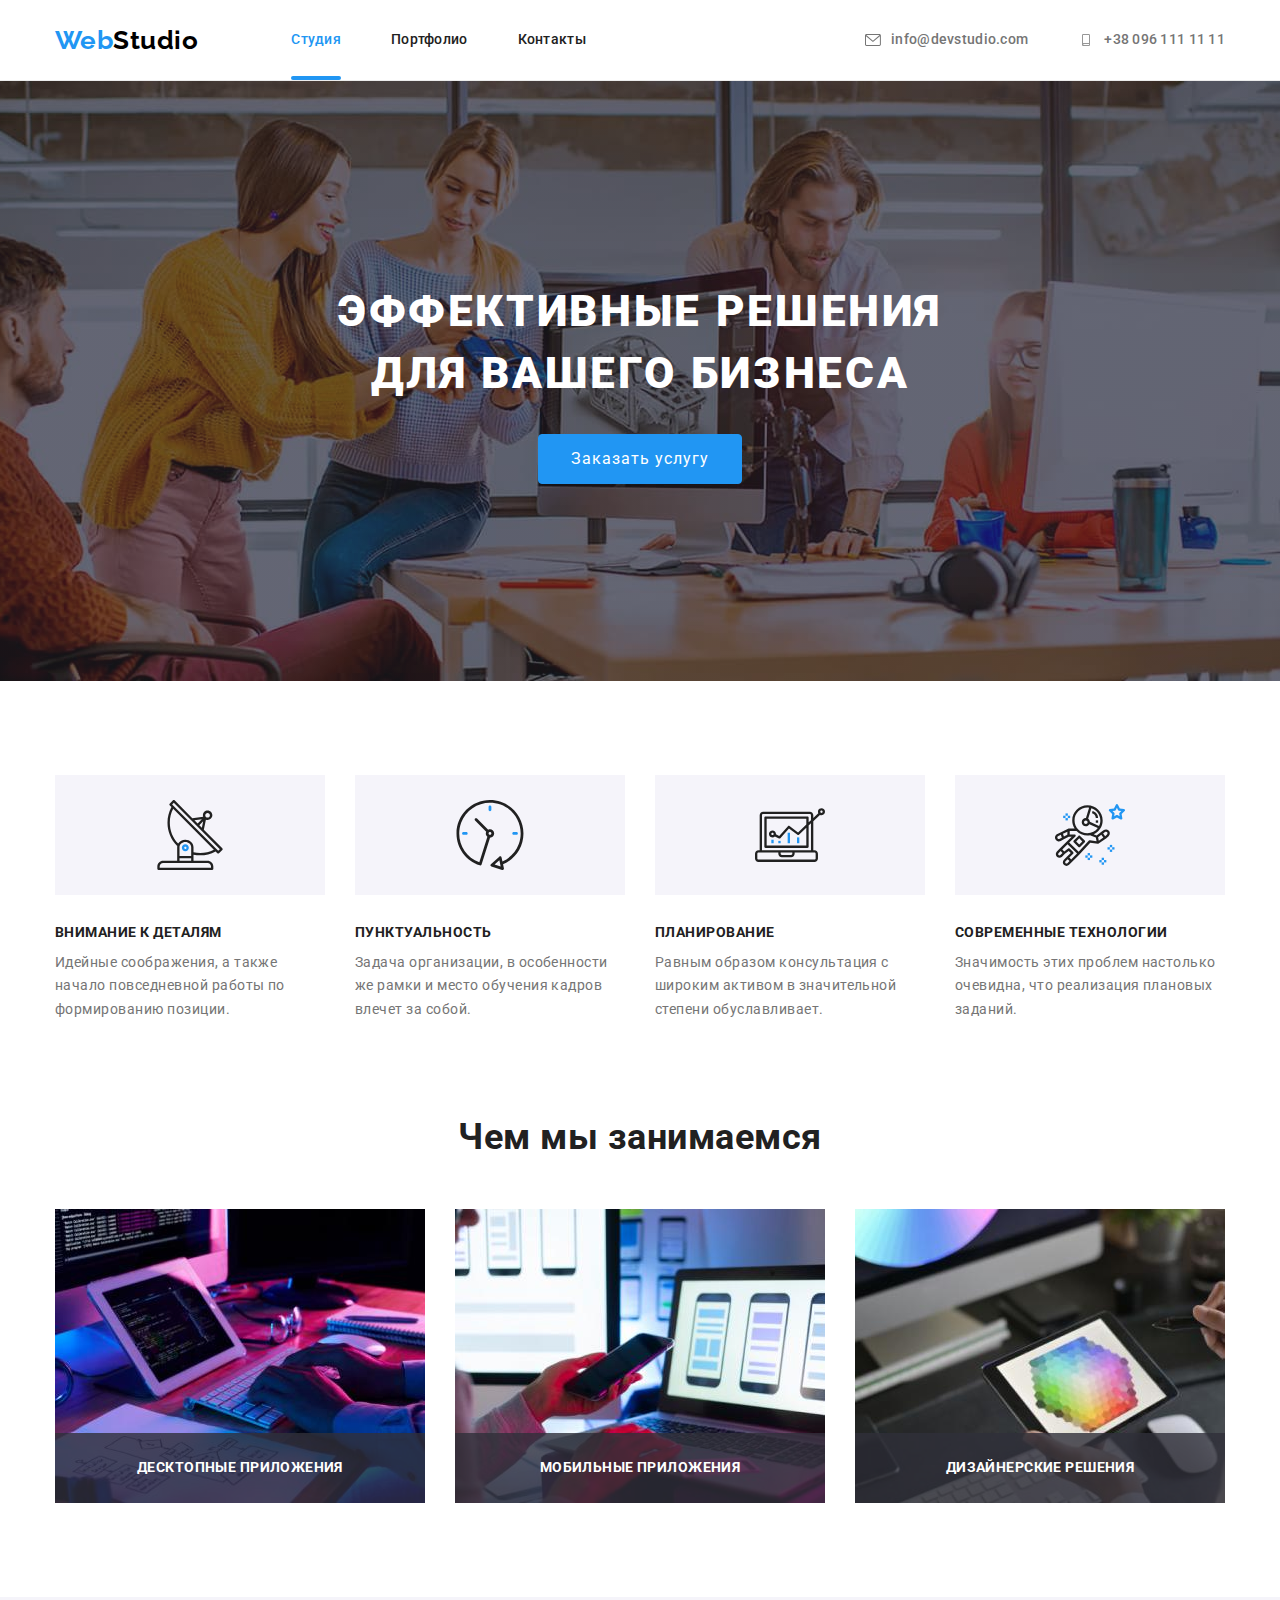
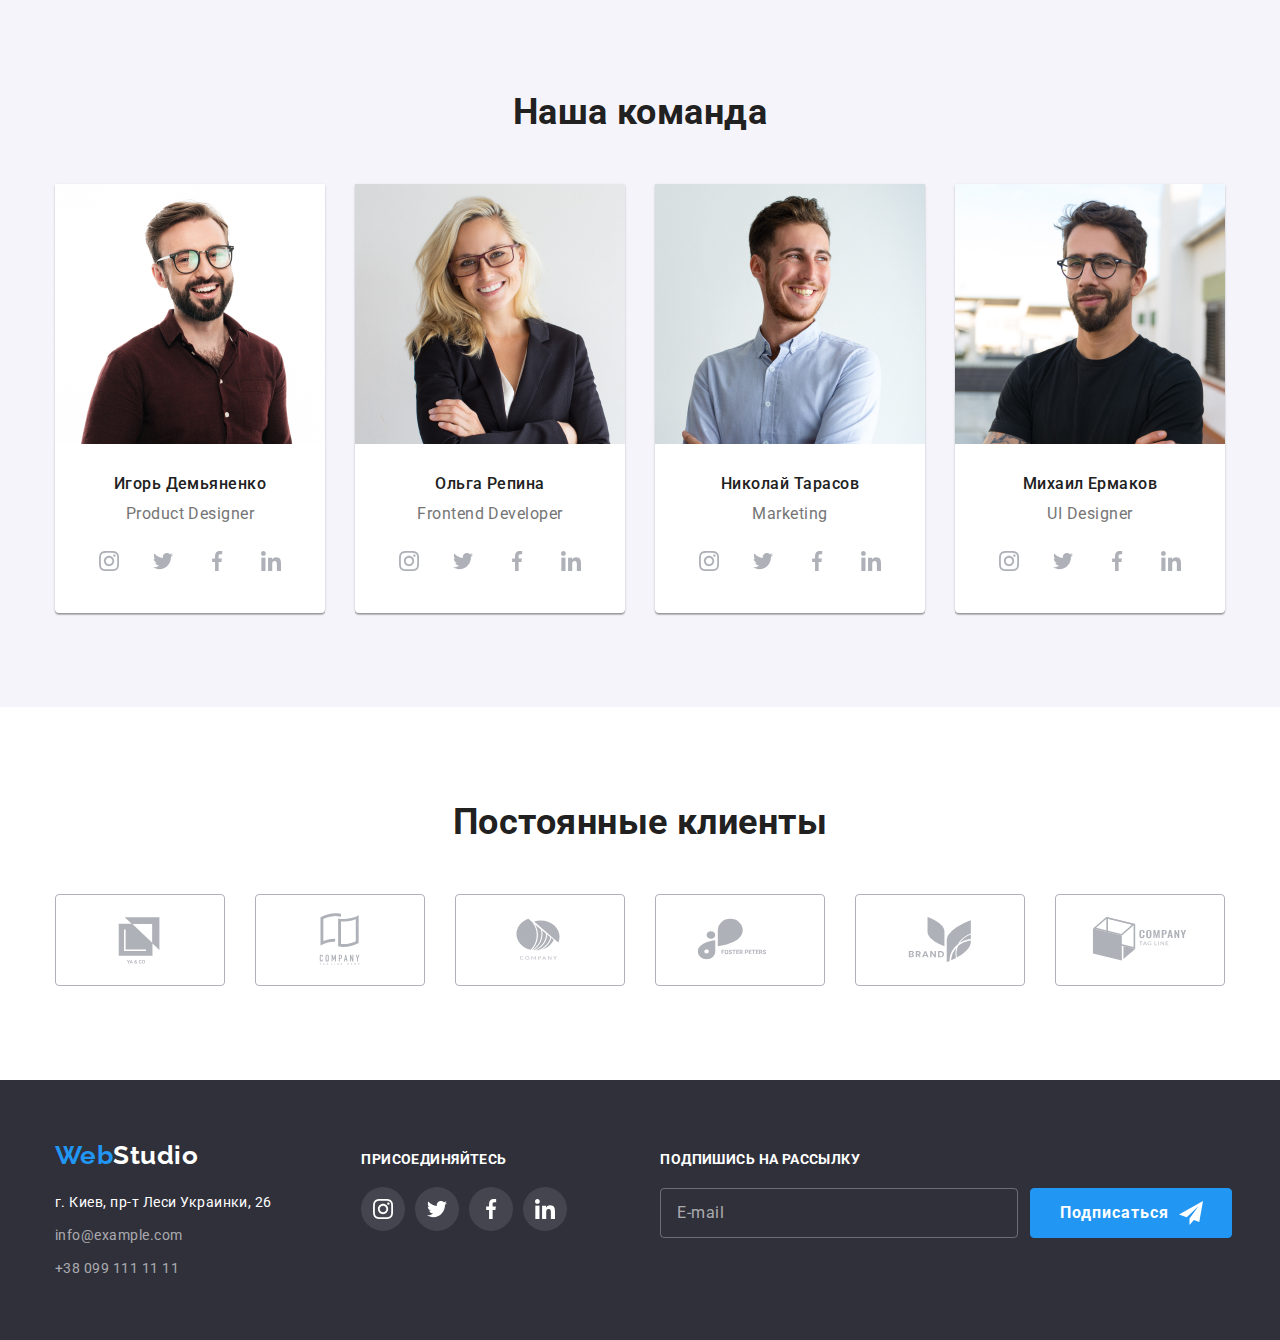
<file: index.html>
<!DOCTYPE html>
<html lang="en">
  <head>
    <meta charset="UTF-8" />
    <meta http-equiv="X-UA-Compatible" content="IE=edge" />
    <meta name="viewport" content="width=device-width, initial-scale=1.0" />
    <title>Web Studio</title>
    <link rel="preconnect" href="https://fonts.googleapis.com" />
    <link rel="preconnect" href="https://fonts.gstatic.com" crossorigin />
    <link
      href="https://fonts.googleapis.com/css2?family=Raleway:wght@700&family=Roboto:wght@400;500;700;900&display=swap"
      rel="stylesheet"
    />
    <link
      rel="stylesheet"
      href="https://cdnjs.cloudflare.com/ajax/libs/modern-normalize/1.1.0/modern-normalize.min.css"
    />
    <link rel="stylesheet" href="./css/styles.css" />
  </head>

  <body>
    <!-- header -->
    <header class="top-header">
      <div class="container">
        <nav class="site-nav">
          <a href="./index.html" class="logo"
            ><span class="logo-firstpart">Web</span>Studio</a
          >
          <ul class="site-nav-list list">
            <li class="site-nav-item">
              <a href="./index.html" class="nav-link current">Студия</a>
            </li>
            <li class="site-nav-item">
              <a href="./portfolio.html" class="nav-link">Портфолио</a>
            </li>
            <li class="site-nav-item">
              <a href="" class="nav-link">Контакты</a>
            </li>
          </ul>
        </nav>
        <ul class="contacts-list list">
          <li class="contacts-item">
            <a class="contact-mail" href="mailto:info@devstudio.com">
              <svg class="contact-mail-icon" width="16" height="12">
                <use href="./images/icons.svg#envelope"></use></svg
              >info@devstudio.com</a
            >
          </li>
          <li class="contacts-item">
            <a class="contact-tel" href="tel:+380961111111">
              <svg class="contact-tel-icon" width="16" height="12">
                <use href="./images/icons.svg#smartphone"></use></svg
              >+38 096 111 11 11</a
            >
          </li>
        </ul>
      </div>
    </header>

    <!-- STUDIO -->
    <main>
      <!-- HERO -->
      <section class="hero-section">
        <div class="container">
          <h1 class="hero-title">Эффективные решения для вашего бизнеса</h1>
          <button type="button" class="hero-btn" data-modal-open>
            Заказать услугу
          </button>
        </div>
      </section>

      <!-- FEATURES -->
      <section class="features-section">
        <div class="container">
          <ul class="features-list list">
            <li class="features-item">
              <div class="features-bg">
                <svg class="features-icons" width="70px" height="70px">
                  <use href="./images/icons.svg#antenna"></use>
                </svg>
              </div>
              <h3 class="features-title">Внимание к деталям</h3>
              <p class="features-desc">
                Идейные соображения, а также начало повседневной работы по
                формированию позиции.
              </p>
            </li>
            <li class="features-item">
              <div class="features-bg">
                <svg class="features-icons" width="70px" height="70px">
                  <use href="./images/icons.svg#clock"></use>
                </svg>
              </div>
              <h3 class="features-title">Пунктуальность</h3>
              <p class="features-desc">
                Задача организации, в особенности же рамки и место обучения
                кадров влечет за собой.
              </p>
            </li>
            <li class="features-item">
              <div class="features-bg">
                <svg class="features-icons" width="70px" height="70px">
                  <use href="./images/icons.svg#diagram"></use>
                </svg>
              </div>
              <h3 class="features-title">Планирование</h3>
              <p class="features-desc">
                Равным образом консультация с широким активом в значительной
                степени обуславливает.
              </p>
            </li>
            <li class="features-item">
              <div class="features-bg">
                <svg class="features-icons" width="70" height="70">
                  <use href="./images/icons.svg#astronaut"></use>
                </svg>
              </div>
              <h3 class="features-title">Современные технологии</h3>
              <p class="features-desc">
                Значимость этих проблем настолько очевидна, что реализация
                плановых заданий.
              </p>
            </li>
          </ul>
        </div>
      </section>

      <!-- OUR WORK -->
      <section class="work-section">
        <div class="container">
          <h2 class="section-title">Чем мы занимаемся</h2>
          <ul class="work-section-list list">
            <li class="work-section-item">
              <img
                src="./images/aboutwork/img-1.jpg"
                alt="Создание сайтов для ПК"
                width="370"
                height="294"
                class="work-section-img"
              />
              <div class="work-section-text-container">
                <p class="work-section-title">Десктопные приложения</p>
              </div>
            </li>
            <li class="work-section-item">
              <img
                src="./images/aboutwork/img-2.jpg"
                alt="Создание сайтов для телефонов"
                width="370"
                height="294"
                class="work-section-img"
              />
              <div class="work-section-text-container">
                <p class="work-section-title">Мобильные приложения</p>
              </div>
            </li>
            <li class="work-section-item">
              <img
                src="./images/aboutwork/img-3.jpg"
                alt="Создание сайтов для планшетов"
                width="370"
                height="294"
                class="work-section-img"
              />
              <div class="work-section-text-container">
                <p class="work-section-title">Дизайнерские решения</p>
              </div>
            </li>
          </ul>
        </div>
      </section>

      <!-- OUR TEAM -->
      <section class="our-team-section">
        <div class="container">
          <h2 class="section-title">Наша команда</h2>
          <ul class="our-team-list list">
            <li class="our-team-item">
              <img
                src="./images/team/team-card-1.jpg"
                alt="Игорь Демьяненко"
                width="270"
                height="260"
                class="team-card-img"
              />
              <div class="team-card-titletext">
                <h3 class="team-card-title">Игорь Демьяненко</h3>
                <p class="team-card-text">Product Designer</p>
                <ul class="social-list list">
                  <li class="social-list-item">
                    <a href="" class="social-list-link">
                      <svg class="social-list-icon" width="20" height="20">
                        <use href="./images/icons.svg#instagram"></use>
                      </svg>
                    </a>
                  </li>
                  <li class="social-list-item">
                    <a href="" class="social-list-link">
                      <svg class="social-list-icon" width="20" height="20">
                        <use href="./images/icons.svg#twitter"></use>
                      </svg>
                    </a>
                  </li>
                  <li class="social-list-item">
                    <a href="" class="social-list-link">
                      <svg class="social-list-icon" width="20" height="20">
                        <use href="./images/icons.svg#facebook"></use>
                      </svg>
                    </a>
                  </li>
                  <li class="social-list-item">
                    <a href="" class="social-list-link">
                      <svg class="social-list-icon" width="20" height="20">
                        <use href="./images/icons.svg#linkedin"></use>
                      </svg>
                    </a>
                  </li>
                </ul>
              </div>
            </li>
            <li class="our-team-item">
              <img
                src="./images/team/team-card-2.jpg"
                alt="Ольга Репина"
                width="270"
                height="260"
                class="team-card-img"
              />
              <div class="team-card-titletext">
                <h3 class="team-card-title">Ольга Репина</h3>
                <p class="team-card-text">Frontend Developer</p>
                <ul class="social-list list">
                  <li class="social-list-item">
                    <a href="" class="social-list-link">
                      <svg class="social-list-icon" width="20" height="20">
                        <use href="./images/icons.svg#instagram"></use>
                      </svg>
                    </a>
                  </li>
                  <li class="social-list-item">
                    <a href="" class="social-list-link">
                      <svg class="social-list-icon" width="20" height="20">
                        <use href="./images/icons.svg#twitter"></use>
                      </svg>
                    </a>
                  </li>
                  <li class="social-list-item">
                    <a href="" class="social-list-link">
                      <svg class="social-list-icon" width="20" height="20">
                        <use href="./images/icons.svg#facebook"></use>
                      </svg>
                    </a>
                  </li>
                  <li class="social-list-item">
                    <a href="" class="social-list-link">
                      <svg class="social-list-icon" width="20" height="20">
                        <use href="./images/icons.svg#linkedin"></use>
                      </svg>
                    </a>
                  </li>
                </ul>
              </div>
            </li>
            <li class="our-team-item">
              <img
                src="./images/team/team-card-3.jpg"
                alt="Николай Тарасов"
                width="270"
                height="260"
                class="team-card-img"
              />
              <div class="team-card-titletext">
                <h3 class="team-card-title">Николай Тарасов</h3>
                <p class="team-card-text">Marketing</p>
                <ul class="social-list list">
                  <li class="social-list-item">
                    <a href="" class="social-list-link">
                      <svg class="social-list-icon" width="20" height="20">
                        <use href="./images/icons.svg#instagram"></use>
                      </svg>
                    </a>
                  </li>
                  <li class="social-list-item">
                    <a href="" class="social-list-link">
                      <svg class="social-list-icon" width="20" height="20">
                        <use href="./images/icons.svg#twitter"></use>
                      </svg>
                    </a>
                  </li>
                  <li class="social-list-item">
                    <a href="" class="social-list-link">
                      <svg class="social-list-icon" width="20" height="20">
                        <use href="./images/icons.svg#facebook"></use>
                      </svg>
                    </a>
                  </li>
                  <li class="social-list-item">
                    <a href="" class="social-list-link">
                      <svg class="social-list-icon" width="20" height="20">
                        <use href="./images/icons.svg#linkedin"></use>
                      </svg>
                    </a>
                  </li>
                </ul>
              </div>
            </li>
            <li class="our-team-item">
              <img
                src="./images/team/team-card-4.jpg"
                alt="Михаил Ермаков"
                width="270"
                height="260"
                class="team-card-img"
              />
              <div class="team-card-titletext">
                <h3 class="team-card-title">Михаил Ермаков</h3>
                <p class="team-card-text">UI Designer</p>
                <ul class="social-list list">
                  <li class="social-list-item">
                    <a href="" class="social-list-link">
                      <svg class="social-list-icon" width="20" height="20">
                        <use href="./images/icons.svg#instagram"></use>
                      </svg>
                    </a>
                  </li>
                  <li class="social-list-item">
                    <a href="" class="social-list-link">
                      <svg class="social-list-icon" width="20" height="20">
                        <use href="./images/icons.svg#twitter"></use>
                      </svg>
                    </a>
                  </li>
                  <li class="social-list-item">
                    <a href="" class="social-list-link">
                      <svg class="social-list-icon" width="20" height="20">
                        <use href="./images/icons.svg#facebook"></use>
                      </svg>
                    </a>
                  </li>
                  <li class="social-list-item">
                    <a href="" class="social-list-link">
                      <svg class="social-list-icon" width="20" height="20">
                        <use href="./images/icons.svg#linkedin"></use>
                      </svg>
                    </a>
                  </li>
                </ul>
              </div>
            </li>
          </ul>
        </div>
      </section>

      <!-- CLIENTS -->
      <section class="clients-section">
        <div class="container">
          <h3 class="section-title">Постоянные клиенты</h3>
          <ul class="clients-list list">
            <li class="clients-item">
              <a href="" class="clients-link">
                <svg class="clients-icon" width="106" height="60">
                  <use href="./images/icons.svg#logo-1"></use></svg
              ></a>
            </li>
            <li class="clients-item">
              <a href="" class="clients-link">
                <svg class="clients-icon" width="106" height="60">
                  <use href="./images/icons.svg#logo-2"></use></svg
              ></a>
            </li>
            <li class="clients-item">
              <a href="" class="clients-link">
                <svg class="clients-icon" width="106" height="60">
                  <use href="./images/icons.svg#logo-3"></use></svg
              ></a>
            </li>
            <li class="clients-item">
              <a href="" class="clients-link">
                <svg class="clients-icon" width="106" height="60">
                  <use href="./images/icons.svg#logo-4"></use></svg
              ></a>
            </li>
            <li class="clients-item">
              <a href="" class="clients-link">
                <svg class="clients-icon" width="106" height="60">
                  <use href="./images/icons.svg#logo-5"></use></svg
              ></a>
            </li>
            <li class="clients-item">
              <a href="" class="clients-link">
                <svg class="clients-icon" width="106" height="60">
                  <use href="./images/icons.svg#logo-6"></use></svg
              ></a>
            </li>
          </ul>
        </div>
      </section>
    </main>

    <!-- FOOTER -->
    <footer class="footer">
      <div class="footer-container container">
        <div class="footer-contacts-container">
          <a href="./index.html" class="logo"
            ><span class="logo-firstpart">Web</span>Studio</a
          >
          <address class="studio-address">
            <ul class="footer-contacts-list list">
              <li class="footer-contacts-item">
                <a
                  href="https://goo.gl/maps/VdQWWz9B43m97snR7"
                  target="_blank"
                  rel="noreferrer noopener"
                  class="footer-contact-address"
                  >г. Киев, пр-т Леси Украинки, 26</a
                >
              </li>
              <li class="footer-contacts-item">
                <a href="mailto:info@example.com" class="footer-contact-mail"
                  >info@example.com</a
                >
              </li>
              <li class="footer-contacts-item">
                <a href="tel:+380991111111" class="footer-contact-tel"
                  >+38 099 111 11 11</a
                >
              </li>
            </ul>
          </address>
        </div>

        <!-- FOOTER SOCIAL -->
        <div class="footer-social-container">
          <h3 class="footer-social-title">присоединяйтесь</h3>
          <ul class="footer-social-list list">
            <li class="footer-social-item">
              <a href="" class="footer-social-link">
                <svg class="footer-social-icon" width="20px" height="20px">
                  <use href="./images/icons.svg#instagram"></use>
                </svg>
              </a>
            </li>
            <li class="footer-social-item">
              <a href="" class="footer-social-link">
                <svg class="footer-social-icon" width="20px" height="20px">
                  <use href="./images/icons.svg#twitter"></use>
                </svg>
              </a>
            </li>
            <li class="footer-social-item">
              <a href="" class="footer-social-link">
                <svg class="footer-social-icon" width="20px" height="20px">
                  <use href="./images/icons.svg#facebook"></use>
                </svg>
              </a>
            </li>
            <li class="footer-social-item">
              <a href="" class="footer-social-link">
                <svg class="footer-social-icon" width="20px" height="20px">
                  <use href="./images/icons.svg#linkedin"></use>
                </svg>
              </a>
            </li>
          </ul>
        </div>
        <!-- FOOTER FORM -->
        <div class="footer-form-container">
          <b class="subscription-form-title">подпишись на рассылку</b>
          <form name="subscription-form" class="subscription-form">
            <!-- <label for="mail" class="subscription-form-label">E-mail</label> -->
            <input
              type="email"
              name="mail"
              placeholder="E-mail"
              class="subscription-form-input"
              id="mail"
            />
            <button type="submit" class="subscription-form-btn">
              Подписаться
              <svg
                class="subscription-form-btn-icon"
                width="24px"
                height="24px"
              >
                <use href="./images/icons.svg#icon-send"></use>
              </svg>
            </button>
          </form>
        </div>
      </div>
    </footer>
    <!-- MODAL FORM -->
    <div class="backdrop is-hidden" data-modal>
      <div class="modal">
        <button type="button" class="modal-close-btn" data-modal-close>
          <svg class="modal-close-btn-icon" width="18" height="18">
            <use href="./images/icons.svg#close"></use>
          </svg>
        </button>
        <b class="modal-title">Оставьте свои данные, мы вам перезвоним</b>
        <form class="contact-form" name="modal-form">
          <label class="contact-form-field">
            <span class="contact-form-field-span">Имя</span>
            <input
              class="contact-form-input"
              type="text"
              required
              name="user_name"
              minlength="2"
            />
            <svg class="contact-form-icon" width="18" height="18">
              <use href="./images/icons.svg#person-black"></use>
            </svg>
          </label>

          <label class="contact-form-field">
            <span class="contact-form-field-span">Телефон</span>
            <input
              class="contact-form-input"
              type="tel"
              required
              name="user_phone-number"
              pattern="[0-9]{3}-[0-9]{3}-[0-9]{2}-[0-9]{2}"
              title="xxx-xxx-xx-xx"
            />
            <svg class="contact-form-icon" width="18" height="18">
              <use href="./images/icons.svg#phone-black"></use>
            </svg>
          </label>

          <label class="contact-form-field">
            <span class="contact-form-field-span">Почта</span>
            <input
              class="contact-form-input"
              type="email"
              name="user-email"
              required
            />
            <svg class="contact-form-icon" width="18" height="18">
              <use href="./images/icons.svg#email-black"></use>
            </svg>
          </label>

          <label class="contact-form-field">
            <span class="contact-form-field-span">Комментарий</span>
            <textarea
              class="contact-form-message"
              name="user_message"
              placeholder="Введите текст"
            ></textarea>
          </label>
          <input
            class="contact-form-checkbox visually-hidden"
            id="checkbox-policy"
            type="checkbox"
            name="user_policy"
            required
          />
          <label class="contact-form-checkbox-label" for="checkbox-policy"
            >Соглашаюсь с рассылкой и принимаю&nbsp;
            <a class="contact-form-checkbox-link" href=""
              >Условия договора</a
            ></label
          >
          <button class="contact-form-btn" type="submit">Отправить</button>
        </form>
      </div>
    </div>

    <script src="./js/modal.js"></script>
  </body>
</html>
</file>
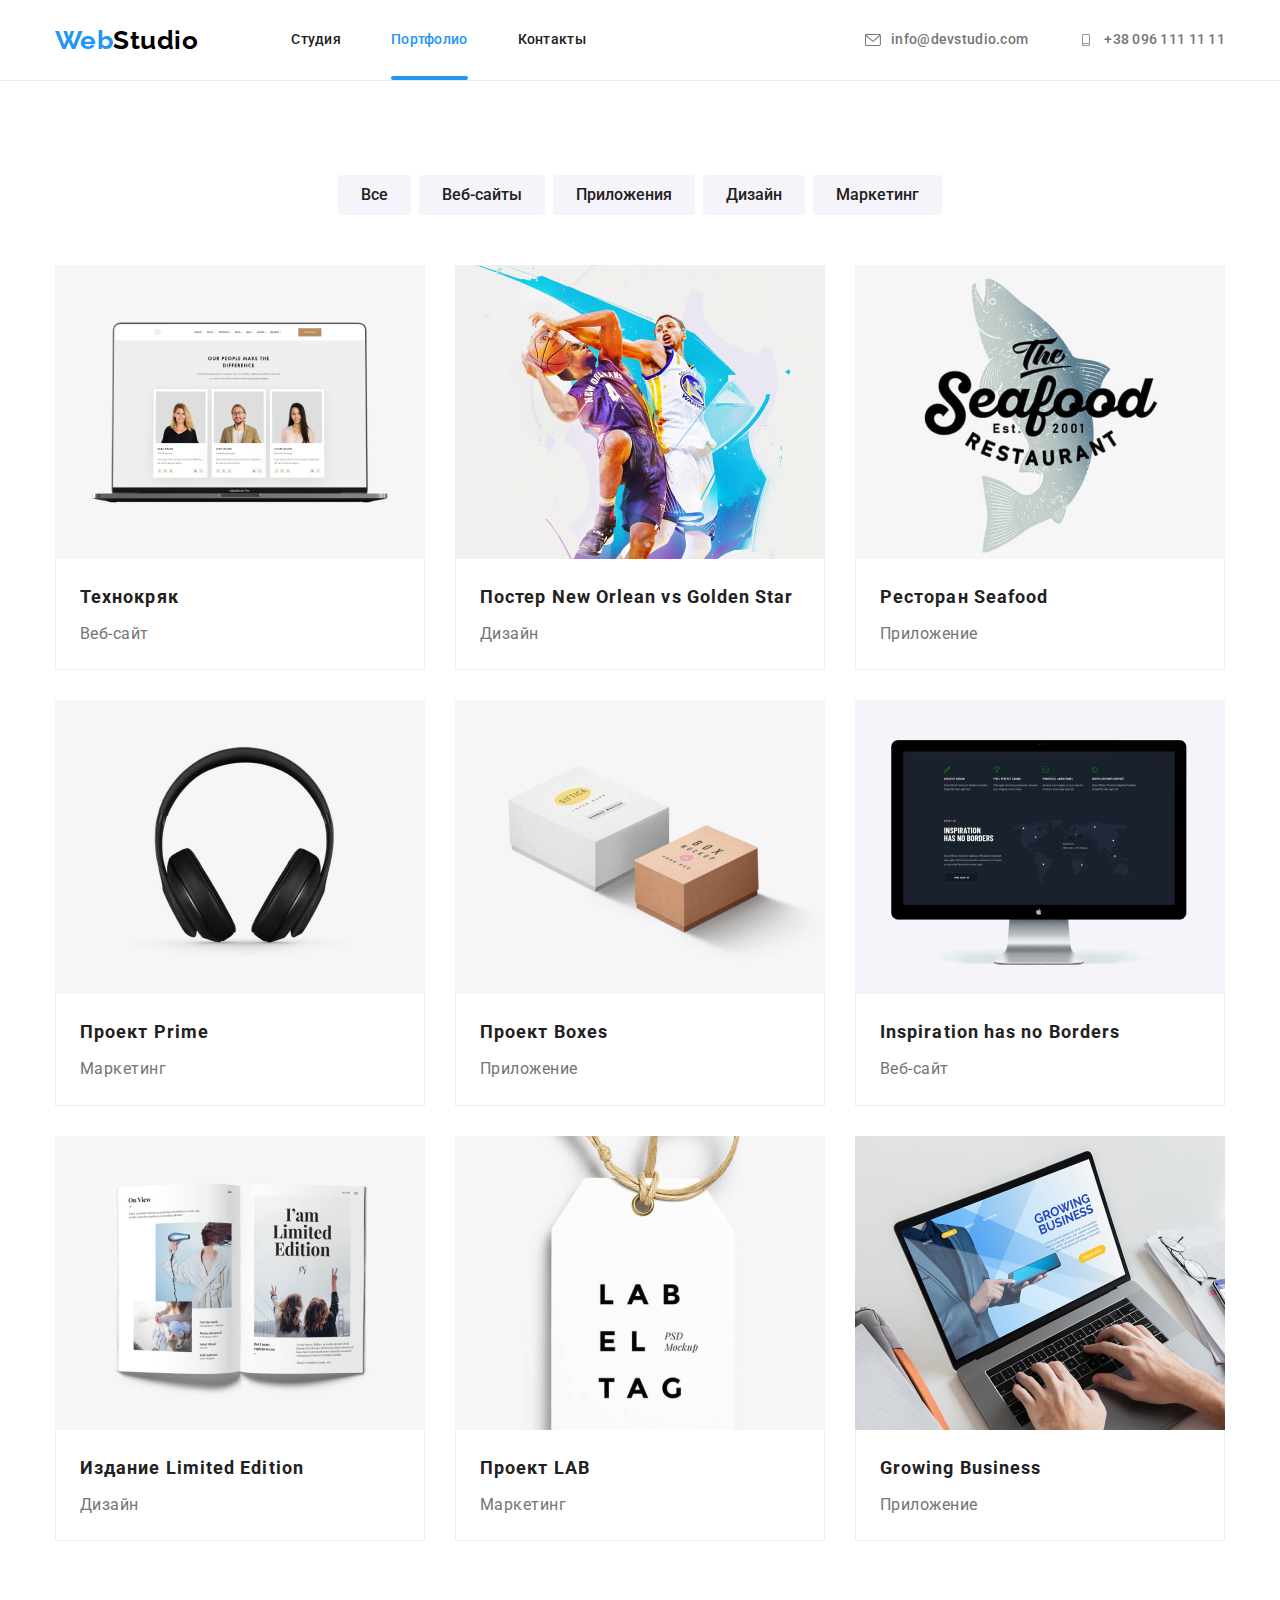
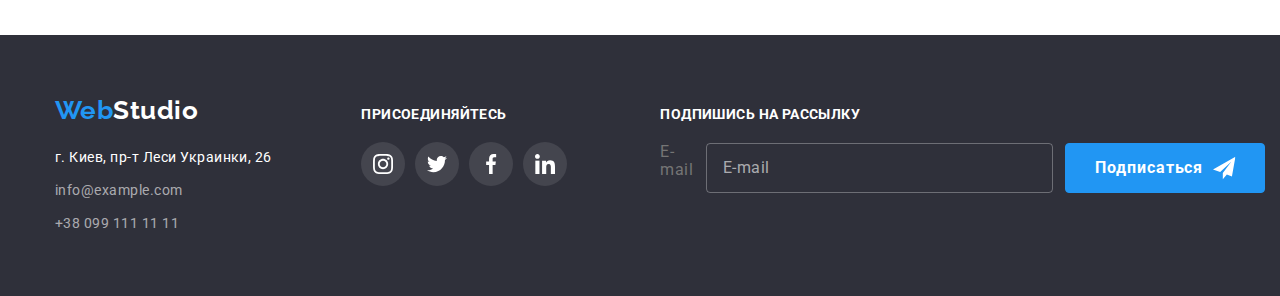
<file: portfolio.html>
<!DOCTYPE html>
<html lang="en">
  <head>
    <meta charset="UTF-8" />
    <meta http-equiv="X-UA-Compatible" content="IE=edge" />
    <meta name="viewport" content="width=device-width, initial-scale=1.0" />
    <title>portfolio</title>
    <link rel="preconnect" href="https://fonts.googleapis.com" />
    <link rel="preconnect" href="https://fonts.gstatic.com" crossorigin />
    <link
      href="https://fonts.googleapis.com/css2?family=Raleway:wght@700&family=Roboto:wght@400;500;700;900&display=swap"
      rel="stylesheet"
    />
    <link
      rel="stylesheet"
      href="https://cdnjs.cloudflare.com/ajax/libs/modern-normalize/1.1.0/modern-normalize.min.css"
    />
    <link rel="stylesheet" href="./css/styles.css" />
  </head>

  <body>
    <!-- HEADER -->
    <header class="top-header">
      <div class="container">
        <nav class="site-nav">
          <a href="./index.html" class="logo"
            ><span class="logo-firstpart">Web</span>Studio</a
          >
          <ul class="site-nav-list list">
            <li class="site-nav-item">
              <a href="./index.html" class="nav-link">Студия</a>
            </li>
            <li class="site-nav-item">
              <a href="./portfolio.html" class="nav-link current">Портфолио</a>
            </li>
            <li class="site-nav-item">
              <a href="" class="nav-link">Контакты</a>
            </li>
          </ul>
        </nav>
        <ul class="contacts-list list">
          <li class="contacts-item">
            <a class="contact-mail" href="mailto:info@devstudio.com">
              <svg class="contact-mail-icon" width="16" height="12">
                <use href="./images/icons.svg#envelope"></use></svg
              >info@devstudio.com</a
            >
          </li>
          <li class="contacts-item">
            <a class="contact-tel" href="tel:+380961111111">
              <svg class="contact-tel-icon" width="16" height="12">
                <use href="./images/icons.svg#smartphone"></use></svg
              >+38 096 111 11 11</a
            >
          </li>
        </ul>
      </div>
    </header>

    <!-- PORTFOLIO -->
    <main>
      <section class="portfolio-section">
        <div class="container">
          <h1 class="portfolio-title">Портфолио</h1>

          <!-- PORTFOLIO FILTERS -->

          <ul class="portfolio-filters-list list">
            <li class="portfolio-filter-item">
              <button type="button" class="portfolio-filter-btn">Все</button>
            </li>
            <li class="portfolio-filter-item">
              <button type="button" class="portfolio-filter-btn">
                Веб-сайты
              </button>
            </li>
            <li class="portfolio-filter-item">
              <button type="button" class="portfolio-filter-btn">
                Приложения
              </button>
            </li>
            <li class="portfolio-filter-item">
              <button type="button" class="portfolio-filter-btn">Дизайн</button>
            </li>
            <li class="portfolio-filter-item">
              <button type="button" class="portfolio-filter-btn">
                Маркетинг
              </button>
            </li>
          </ul>

          <!-- PORTFOLIO PROJECTS-->

          <ul class="portfolio-project-list list">
            <li class="portfolio-project-item">
              <a href="" class="portfolio-project-link">
                <div class="portfolio-project-img-container">
                  <img
                    src="./images/portfolio/port-img-1.jpg"
                    alt="Страница веб-сайта Технокряк"
                    width="370"
                    height="294"
                    class="portfolio-project-card"
                  />
                  <div class="portfolio-project-overlay-container">
                    <p class="portfolio-project-overlay-text">
                      Ресурс предлагает комплексные предложения с разным уровнем
                      функционала и сервисов. Все это позволит посетителю
                      получить исчерпывающие сведения о компании или частном
                      лице.
                    </p>
                  </div>
                </div>

                <div class="portfolio-project-card-titletext">
                  <h3 class="portfolio-project-card-title">Технокряк</h3>
                  <p class="portfolio-project-card-text">Веб-сайт</p>
                </div>
              </a>
            </li>
            <li class="portfolio-project-item">
              <a href="" class="portfolio-project-link">
                <div class="portfolio-project-img-container">
                  <img
                    src="./images/portfolio/port-img-2.jpg"
                    alt="Постер New Orlean vs Golden Star"
                    width="370"
                    height="294"
                    class="portfolio-project-card"
                  />
                  <div class="portfolio-project-overlay-container">
                    <p class="portfolio-project-overlay-text"></p>
                  </div>
                </div>

                <div class="portfolio-project-card-titletext">
                  <h3 class="portfolio-project-card-title">
                    Постер New Orlean vs Golden Star
                  </h3>
                  <p class="portfolio-project-card-text">Дизайн</p>
                </div>
              </a>
            </li>
            <li class="portfolio-project-item">
              <a href="" class="portfolio-project-link">
                <div class="portfolio-project-img-container">
                  <img
                    src="./images/portfolio/port-img-3.jpg"
                    alt="Логотип приложения ресторана Seafood"
                    width="370"
                    height="294"
                    class="portfolio-project-card"
                  />
                  <div class="portfolio-project-overlay-container">
                    <p class="portfolio-project-overlay-text"></p>
                  </div>
                </div>

                <div class="portfolio-project-card-titletext">
                  <h3 class="portfolio-project-card-title">Ресторан Seafood</h3>
                  <p class="portfolio-project-card-text">Приложение</p>
                </div>
              </a>
            </li>
            <li class="portfolio-project-item">
              <a href="" class="portfolio-project-link">
                <div class="portfolio-project-img-container">
                  <img
                    src="./images/portfolio/port-img-4.jpg"
                    alt="Наушники"
                    width="370"
                    height="294"
                    class="portfolio-project-card"
                  />
                  <div class="portfolio-project-overlay-container">
                    <p class="portfolio-project-overlay-text"></p>
                  </div>
                </div>

                <div class="portfolio-project-card-titletext">
                  <h3 class="portfolio-project-card-title">Проект Prime</h3>
                  <p class="portfolio-project-card-text">Маркетинг</p>
                </div>
              </a>
            </li>
            <li class="portfolio-project-item">
              <a href="" class="portfolio-project-link">
                <div class="portfolio-project-img-container">
                  <img
                    src="./images/portfolio/port-img-5.jpg"
                    alt="Приложение для проекта Boxes"
                    width="370"
                    height="294"
                    class="portfolio-project-card"
                  />
                  <div class="portfolio-project-overlay-container">
                    <p class="portfolio-project-overlay-text"></p>
                  </div>
                </div>

                <div class="portfolio-project-card-titletext">
                  <h3 class="portfolio-project-card-title">Проект Boxes</h3>
                  <p class="portfolio-project-card-text">Приложение</p>
                </div>
              </a>
            </li>
            <li class="portfolio-project-item">
              <a href="" class="portfolio-project-link">
                <div class="portfolio-project-img-container">
                  <img
                    src="./images/portfolio/port-img-6.jpg"
                    alt="Веб-сайт Inspiration has no Borders"
                    width="370"
                    height="294"
                    class="portfolio-project-card"
                  />
                  <div class="portfolio-project-overlay-container">
                    <p class="portfolio-project-overlay-text"></p>
                  </div>
                </div>

                <div class="portfolio-project-card-titletext">
                  <h3 class="portfolio-project-card-title">
                    Inspiration has no Borders
                  </h3>
                  <p class="portfolio-project-card-text">Веб-сайт</p>
                </div>
              </a>
            </li>
            <li class="portfolio-project-item">
              <a href="" class="portfolio-project-link">
                <div class="portfolio-project-img-container">
                  <img
                    src="./images/portfolio/port-img-7.jpg"
                    alt="Дизайн страницы журнала"
                    width="370"
                    height="294"
                    class="portfolio-project-card"
                  />
                  <div class="portfolio-project-overlay-container">
                    <p class="portfolio-project-overlay-text"></p>
                  </div>
                </div>

                <div class="portfolio-project-card-titletext">
                  <h3 class="portfolio-project-card-title">
                    Издание Limited Edition
                  </h3>
                  <p class="portfolio-project-card-text">Дизайн</p>
                </div>
              </a>
            </li>
            <li class="portfolio-project-item">
              <a href="" class="portfolio-project-link">
                <div class="portfolio-project-img-container">
                  <img
                    src="./images/portfolio/port-img-8.jpg"
                    alt="Проект LAB"
                    width="370"
                    height="294"
                    class="portfolio-project-card"
                  />
                  <div class="portfolio-project-overlay-container">
                    <p class="portfolio-project-overlay-text"></p>
                  </div>
                </div>

                <div class="portfolio-project-card-titletext">
                  <h3 class="portfolio-project-card-title">Проект LAB</h3>
                  <p class="portfolio-project-card-text">Маркетинг</p>
                </div>
              </a>
            </li>
            <li class="portfolio-project-item">
              <a href="" class="portfolio-project-link">
                <div class="portfolio-project-img-container">
                  <img src="./images/portfolio/port-img-9.jpg" alt="Приложение
                  Growing Business" width="370" height="294"
                  class="portfolio-project-
                  class="portfolio-project-overlay-container"card" />
                  <div class="portfolio-project-overlay-container">
                    <p class="portfolio-project-overlay-text"></p>
                  </div>
                </div>

                <div class="portfolio-project-card-titletext">
                  <h3 class="portfolio-project-card-title">Growing Business</h3>
                  <p class="portfolio-project-card-text">Приложение</p>
                </div>
              </a>
            </li>
          </ul>
        </div>
      </section>
    </main>

    <!-- FOOTER -->

    <footer class="footer">
      <div class="footer-container container">
        <div class="footer-contacts-container">
          <a href="./index.html" class="logo"
            ><span class="logo-firstpart">Web</span>Studio</a
          >
          <address class="studio-address">
            <ul class="footer-contacts-list list">
              <li class="footer-contacts-item">
                <a
                  href="https://goo.gl/maps/VdQWWz9B43m97snR7"
                  target="_blank"
                  rel="noreferrer noopener"
                  class="footer-contact-address"
                  >г. Киев, пр-т Леси Украинки, 26</a
                >
              </li>
              <li class="footer-contacts-item">
                <a href="mailto:info@example.com" class="footer-contact-mail"
                  >info@example.com</a
                >
              </li>
              <li class="footer-contacts-item">
                <a href="tel:+380991111111" class="footer-contact-tel"
                  >+38 099 111 11 11</a
                >
              </li>
            </ul>
          </address>
        </div>

        <!-- FOOTER SOCIAL -->
        <div class="footer-social-container">
          <h3 class="footer-social-title">присоединяйтесь</h3>
          <ul class="footer-social-list list">
            <li class="footer-social-item">
              <a href="" class="footer-social-link">
                <svg class="footer-social-icon" width="20px" height="20px">
                  <use href="./images/icons.svg#instagram"></use>
                </svg>
              </a>
            </li>
            <li class="footer-social-item">
              <a href="" class="footer-social-link">
                <svg class="footer-social-icon" width="20px" height="20px">
                  <use href="./images/icons.svg#twitter"></use>
                </svg>
              </a>
            </li>
            <li class="footer-social-item">
              <a href="" class="footer-social-link">
                <svg class="footer-social-icon" width="20px" height="20px">
                  <use href="./images/icons.svg#facebook"></use>
                </svg>
              </a>
            </li>
            <li class="footer-social-item">
              <a href="" class="footer-social-link">
                <svg class="footer-social-icon" width="20px" height="20px">
                  <use href="./images/icons.svg#linkedin"></use>
                </svg>
              </a>
            </li>
          </ul>
        </div>
        <div class="footer-form-container">
          <b class="subscription-form-title">подпишись на рассылку</b>
          <form name="subscription-form" class="subscription-form">
            <label for="mail" class="subscription-form-label">E-mail</label>
            <input
              type="email"
              name="mail"
              placeholder="E-mail"
              class="subscription-form-input"
              id="mail"
            />
            <button type="submit" class="subscription-form-btn">
              Подписаться
              <svg
                class="subscription-form-btn-icon"
                width="24px"
                height="24px"
              >
                <use href="./images/icons.svg#icon-send"></use>
              </svg>
            </button>
          </form>
        </div>
      </div>
    </footer>
  </body>
</html>
</file>
<file: css/styles.css>
*,
*::before,
*::after {
  box-sizing: border-box;
}
.visually-hidden {
  position: absolute;
  width: 1px;
  height: 1px;
  margin: -1px;
  border: 0;
  padding: 0;

  white-space: nowrap;
  clip-path: inset(100%);
  clip: rect(0 0 0 0);
  overflow: hidden;
}
:root {
  --text-color-grey: #757575;
  --title-text-color-black: #212121;
  --accent-background-color: #2f303a;
  --accent-color-blue: #2196f3;
  --accent-fill: #afb1b8;
}
body {
  margin: 0;
  font-family: Roboto, sans-serif;
  font-style: normal;
  letter-spacing: 0.03em;
  color: var(--text-color-grey);
  background-color: #ffffff;
}
.list {
  list-style: none;
}
.link {
  text-decoration: none;
  display: block;
}

h1,
h2,
h3,
p {
  margin-top: 0;
  margin-bottom: 0;
}

ul,
ol {
  padding-left: 0;
  margin-top: 0;
  margin-bottom: 0;
}

img {
  display: block;
}

.container {
  width: 1200px;
  margin-left: auto;
  margin-right: auto;
  padding-left: 15px;
  padding-right: 15px;
}

/* =========HEADER============= */
/* LOGO */
.top-header {
  border-bottom: 1px solid #ececec;
}
.top-header .container {
  display: flex;
  align-items: center;
}

.logo {
  font-family: Raleway, sans-serif;
  font-weight: 700;
  font-size: 26px;
  line-height: 1.2;
  text-decoration: none;
  padding-top: 25px;
  padding-bottom: 24px;
  margin-right: 93px;
}

.logo-firstpart {
  color: var(--accent-color-blue);
}

.top-header .logo {
  color: #000000;
}

.footer .logo {
  color: #ffffff;
  display: inline-block;
  margin-bottom: 20px;
  padding-top: 0;
  padding-bottom: 0;
}

/* ======SITE NAV========== */
.site-nav {
  display: flex;
  align-items: center;
}

.site-nav-item:not(:last-child) {
  margin-right: 50px;
}

.site-nav-list {
  display: flex;
  align-items: center;
}

.nav-link {
  position: relative;
  font-weight: 500;
  font-size: 14px;
  line-height: 1.1;
  letter-spacing: 0.02em;
  text-decoration: none;
  color: var(--title-text-color-black);
  display: block;
  padding-bottom: 32px;
  padding-top: 32px;

  transition: color 250ms cubic-bezier(0.4, 0, 0.2, 1);
}
.nav-link.current::after {
  content: "";
  position: absolute;
  display: block;
  left: 0;
  bottom: 0;
  width: 100%;
  height: 4px;
  border-radius: 2px;
  background-color: var(--accent-color-blue);
}

.nav-link:hover,
.nav-link:focus {
  color: var(--accent-color-blue);
}

.nav-link.current {
  color: var(--accent-color-blue);
}

/* =========CONTACTS=========== */

.contacts-list {
  display: flex;
  margin-left: auto;
}
.contacts-item:not(:last-child) {
  margin-right: 50px;
}

.contact-mail,
.contact-tel {
  display: flex;
  font-style: inherit;
  font-weight: 500;
  font-size: 14px;
  line-height: 1.1;
  letter-spacing: 0.02em;
  text-decoration: none;
  color: inherit;
  padding-top: 32px;
  padding-bottom: 32px;
  align-items: center;

  transition: color 250ms cubic-bezier(0.4, 0, 0.2, 1);
}
.contact-tel:hover .contact-tel-icon,
.contact-tel:focus .contact-tel-icon {
  fill: var(--accent-color-blue);
}
.contact-tel:hover,
.contact-tel:focus {
  color: var(--accent-color-blue);
}

.contact-mail:hover .contact-mail-icon,
.contact-mail:focus .contact-mail-icon {
  fill: var(--accent-color-blue);
}

.contact-mail:hover,
.contact-mail:focus {
  color: var(--accent-color-blue);
}

.contact-mail-icon {
  display: flex;
  align-items: center;
  margin-right: 10px;
  fill: #757575;

  transition: fill 250ms cubic-bezier(0.4, 0, 0.2, 1);
}
.contact-mail-icon:hover,
.contact-mail-icon:focus {
  fill: var(--accent-color-blue);
}
.contact-tel-icon:hover,
.contact-tel-icon:focus {
  fill: var(--accent-color-blue);
}
.contact-tel-icon {
  display: flex;
  align-items: center;
  margin-right: 10px;
  fill: #757575;

  transition: fill 250ms cubic-bezier(0.4, 0, 0.2, 1);
}
/*=============FOOTER============= */
.footer {
  padding-top: 60px;
  padding-bottom: 60px;
  background-color: var(--accent-background-color);
}

/*=============FOOTER CONTAINER============= */
.footer-container {
  display: flex;
  align-items: baseline;
}
/*=============FOOTER CONTACTS ============= */
.footer-contacts-container {
  margin-right: 70px;
}
.studio-address {
  font-style: inherit;
}

.footer-contacts-item:not(:last-child) {
  margin-bottom: 9px;
}

.footer-contact-address,
.footer-contact-mail,
.footer-contact-tel {
  font-style: inherit;
  font-size: 14px;
  line-height: 1.7;
  text-decoration: none;
  color: rgba(255, 255, 255, 0.6);
}

.footer-contact-address {
  color: #ffffff;
}
/*=============FOOTER CONTACTS ============= */

/*=============FOOTER SOCIAL CONTAINER============= */

.footer-social-container {
  margin-right: 93px;
}
.footer-social-title {
  font-weight: 700;
  font-size: 14px;
  line-height: 1.17;
  letter-spacing: 0.03em;
  text-transform: uppercase;
  color: #ffffff;
  margin-bottom: 20px;
}

.footer-social-list {
  display: flex;
  justify-content: center;
  align-items: center;
}

.footer-social-link {
  display: flex;
  align-items: center;
  justify-content: center;
  width: 44px;
  height: 44px;
  border-radius: 50%;
  border: 1px solid transparent;
  cursor: pointer;
  background: rgba(255, 255, 255, 0.1);

  transition: background-color 250ms cubic-bezier(0.4, 0, 0.2, 1);
}

.footer-social-link:hover,
.footer-social-link:focus {
  background: var(--accent-color-blue);
}

.footer-social-item:not(:last-child) {
  margin-right: 10px;
}

.footer-social-icon {
  width: 20px;
  height: 20px;
  fill: #ffffff;

  transition: fill 250ms cubic-bezier(0.4, 0, 0.2, 1);
}
/*=============/FOOTER SOCIAL CONTAINER============= */

/*=============FOOTER FORM CONTAINER============= */

.subscription-form {
  position: relative;
  display: flex;
}

.subscription-form-title {
  font-weight: 700;
  font-size: 14px;
  line-height: 1.14;
  letter-spacing: 0.03em;
  text-transform: uppercase;
  color: #ffffff;

  display: inline-block;
  margin-bottom: 20px;
}

/* .subscription-form-label {
  visibility: hidden;
  position: absolute;
} */

.subscription-form-input {
  width: 358px;
  height: 50px;
  border: 1px solid rgba(255, 255, 255, 0.3);
  border-radius: 4px;
  background-color: transparent;
  margin-right: 12px;
  padding-left: 16px;
  padding-right: 16px;
  color: #ffffff;

  outline: 0;
  outline-offset: 0;

  transition: box-shadow 250ms cubic-bezier(0.4, 0, 0.2, 1);
}

.subscription-form-input:hover,
.subscription-form-input:focus {
  box-shadow: 0px 4px 4px rgba(0, 0, 0, 0.15);
}

.subscription-form input::placeholder {
  font-weight: 400;
  font-size: 16px;
  line-height: 1.25;
  letter-spacing: 0.03em;
  color: rgba(255, 255, 255, 0.6);
}

.subscription-form-btn {
  background: var(--accent-color-blue);
  border: 1px solid var(--accent-color-blue);
  border-radius: 4px;
  min-width: 200px;
  height: 50px;
  font-weight: 700;
  font-size: 16px;
  line-height: 2;
  letter-spacing: 0.06em;
  color: #ffffff;
  display: flex;
  align-items: center;
  text-align: center;
  padding-left: 29px;
  padding-right: 28px;

  cursor: pointer;

  transition: box-shadow 250ms cubic-bezier(0.4, 0, 0.2, 1);
}

.subscription-form-btn:hover,
.subscription-form-btn:focus {
  box-shadow: 0px 4px 4px rgba(0, 0, 0, 0.15);
}

.subscription-form-btn-icon {
  width: 24px;
  height: 24px;
  margin-left: 10px;
  fill: #ffffff;
}
/*============/?FOOTER FORM CONTAINER============= */

/* ========MAIN STUDIO===========*/
/* hero */
.hero-section {
  max-width: 1600px;
  max-height: 600px;
  margin-right: auto;
  margin-left: auto;
  background-image: linear-gradient(
      to bottom,
      rgba(47, 48, 58, 0.4),
      rgba(47, 48, 58, 0.4)
    ),
    url(../css/img/Img.jpg);
  background-repeat: no-repeat;
  background-position: center;
  background-size: cover;
  /* box-shadow: 0px 4px 4px rgba(0, 0, 0, 0.25); */
  background-color: var(--accent-background-color);
  justify-content: center;
  padding-bottom: 200px;
  padding-top: 200px;
}

.hero-title {
  font-weight: 900;
  font-size: 44px;
  line-height: 1.4;
  text-align: center;
  letter-spacing: 0.06em;
  text-transform: uppercase;
  color: #ffffff;
  max-width: 696px;
  margin-left: auto;
  margin-right: auto;
  margin-bottom: 30px;
}

.hero-btn {
  display: block;
  background-color: var(--accent-color-blue);
  color: #ffffff;
  font-family: inherit;
  font-style: inherit;
  align-items: center;
  text-align: center;
  letter-spacing: 0.06em;
  border: 1px solid var(--accent-color-blue);
  /* box-shadow: 0px 4px 4px rgba(0 0 0 0.15); */
  border-radius: 4px;
  padding: 10px 32px;
  margin-left: auto;
  margin-right: auto;
  min-width: 200px;
  min-height: 50px;
  cursor: pointer;

  transition: background-color 250ms cubic-bezier(0.4, 0, 0.2, 1);
}

.hero-btn:hover,
.hero-btn:focus {
  background-color: #188ce8;
}

.section-title {
  font-weight: 700;
  font-size: 36px;
  line-height: 1.2;
  text-align: center;
  margin-bottom: 50px;
  color: var(--title-text-color-black);
}

/* =======FEATURES========== */
.features-bg {
  display: flex;
  align-items: center;
  justify-content: center;
  height: 120px;
  margin-bottom: 30px;
  background-color: #f5f4fa;
}
.features-icons {
  display: block;
  background-position: center;
}
.features-section {
  padding-top: 94px;
  padding-bottom: 94px;
}
.features-item {
  width: 270px;
}
.features-list {
  display: flex;
}

.features-item:not(:last-child) {
  margin-right: 30px;
}
.features-title {
  font-weight: 700;
  font-size: 14px;
  line-height: 1.1;
  text-transform: uppercase;
  margin-bottom: 10px;
  color: var(--title-text-color-black);
}

.features-desc {
  font-size: 14px;
  line-height: 1.7;
}
/* =======/FEATURES========== */

/* ========OUR WORK========== */
.work-section {
  padding-bottom: 94px;
  /* padding-top: 94px; */
}
.work-section-list {
  display: flex;
  margin-left: -30px;
  margin-top: -30px;
}
.work-section-item {
  flex-basis: calc((100% - 90px) / 3);
  margin-left: 30px;
  margin-top: 30px;
}
/* .work-section-list {
  display: flex;
  justify-content: space-between;
  padding-bottom: 94px;
} */
.work-section-item {
  position: relative;
}
.work-section-text-container {
  position: absolute;
  bottom: 0;
  width: 100%;
  min-height: 70px;
  background: rgba(47, 48, 58, 0.8);
  display: flex;
  justify-content: center;
  align-items: center;
}
.work-section-title {
  font-weight: 700;
  font-size: 14px;
  line-height: 1.14;
  text-align: center;
  letter-spacing: 0.03em;
  text-transform: uppercase;

  color: #ffffff;
}
/* ========/OUR WORK========== */

/* =======OUR TEAM========== */
.our-team-section {
  background-color: #f5f4fa;
  padding-top: 94px;
  padding-bottom: 94px;
}
.our-team-list {
  display: flex;
  margin-left: -30px;
  margin-top: -30px;
}
.our-team-item {
  flex-basis: calc((100% - 120px) / 4);
  margin-left: 30px;
  margin-top: 30px;
  background: #ffffff;

  box-shadow: 0px 1px 3px rgba(0, 0, 0, 0.12), 0px 1px 1px rgba(0, 0, 0, 0.14),
    0px 2px 1px rgba(0, 0, 0, 0.2);
  border-radius: 0px 0px 4px 4px;
}

/* .our-team-list {
  display: flex;
  justify-content: space-between;
  padding-bottom: 94px;
} */

.team-card-title {
  font-weight: 500;
  font-size: 16px;
  line-height: 1.2;
  text-align: center;
  margin-bottom: 10px;
  color: var(--title-text-color-black);
}

.team-card-text {
  font-size: 16px;
  line-height: 1.2;
  text-align: center;
  letter-spacing: 0.03em;
  margin-bottom: 16px;
}
.team-card-titletext {
  padding-top: 30px;
  padding-bottom: 30px;
  padding-left: 10px;
  padding-right: 10px;
}
.social-list {
  display: flex;
  justify-content: center;
}
.social-list-item:not(:last-child) {
  margin-right: 10px;
}
.social-list-link {
  display: flex;
  align-items: center;
  justify-content: center;
  width: 44px;
  height: 44px;
  border-radius: 50%;
  background-color: #ffffff;

  transition: background-color 250ms cubic-bezier(0.4, 0, 0.2, 1);
}
.social-list-icon {
  fill: var(--accent-fill);

  transition: fill 250ms cubic-bezier(0.4, 0, 0.2, 1);
}
.social-list-link:hover .social-list-icon,
.social-list-link:focus .social-list-icon {
  fill: #ffffff;
}
.social-list-link:hover,
.social-list-link:focus {
  background-color: var(--accent-color-blue);
}
/* =======/OUR TEAM========== */

/* =======CLIENTS========== */

.clients-section {
  padding-top: 94px;
  padding-bottom: 94px;
}
.clients-section-title {
  margin-bottom: 50px;
}

.clients-list {
  display: flex;
}

.clients-item {
  width: 170px;
  height: 92px;
}

.clients-item:not(:last-child) {
  margin-right: 30px;
}

.clients-link {
  display: flex;
  width: 170px;
  height: 92px;
  border: 1px solid #afb1b8;
  border-radius: 4px;
  display: flex;
  align-items: center;
  justify-content: center;

  transition: border 250ms cubic-bezier(0.4, 0, 0.2, 1);
}
.clients-icon {
  display: flex;
  justify-content: center;
  fill: var(--accent-fill);

  transition: fill 250ms cubic-bezier(0.4, 0, 0.2, 1);
}
/* .clients-item:hover .clients-icon,
.clients-item:focus .clients-icon {
  fill: var(--accent-color-blue);
} */
.clients-link:hover .clients-icon,
.clients-link:focus .clients-icon {
  fill: var(--accent-color-blue);
}
.clients-link:hover,
.clients-link:focus {
  border: 1px solid var(--accent-color-blue);
}
/* =======/CLIENTS========== */
/*/==============/MAIN STUDIO=========== */

/* ===========PORTFOLIO============= */
.portfolio-section {
  padding-top: 94px;
  padding-bottom: 94px;
}
.portfolio-title {
  display: none;
  font-weight: 700;
  font-size: 36px;
  line-height: 1.2;
  color: var(--title-text-color-black);
}
/* ===========PORTFOLIO FILTERS============= */
.portfolio-filters-list {
  display: flex;
  justify-content: center;
  margin-bottom: 50px;
}

.portfolio-filter-item:not(:last-child) {
  margin-right: 8px;
}

.portfolio-filter-btn {
  cursor: pointer;
  font-family: inherit;
  font-weight: 500;
  font-size: 16px;
  line-height: 1.6;
  text-align: center;
  background: #f5f4fa;
  border: 1px solid transparent;
  border-radius: 4px;
  padding: 6px 22px;
  color: var(--title-text-color-black);

  transition: background-color 250ms cubic-bezier(0.4, 0, 0.2, 1),
    color 250ms cubic-bezier(0.4, 0, 0.2, 1),
    box-shadow 250ms cubic-bezier(0.4, 0, 0.2, 1);
}
.portfolio-filter-btn:hover,
.portfolio-filter-btn:focus {
  background-color: var(--accent-color-blue);
  color: #ffffff;
  box-shadow: 0px 3px 1px rgba(0, 0, 0, 0.1), 0px 1px 2px rgba(0, 0, 0, 0.08),
    0px 2px 2px rgba(0, 0, 0, 0.12);
}
/* ===========/PORTFOLIO FILTERS============= */

/* ===========PORTFOLIO PROJECTS============= */

.portfolio-project-list {
  display: flex;
  flex-wrap: wrap;
  margin-left: -30px;
  margin-top: -30px;
}

.portfolio-project-item {
  margin-left: 30px;
  margin-top: 30px;
  flex-basis: calc((100% - 90px) / 3);
}

.portfolio-project-link {
  text-decoration: none;
  color: inherit;
  display: block;

  transition: box-shadow 250ms cubic-bezier(0.4, 0, 0.2, 1);
}
.portfolio-project-link:hover .portfolio-project-overlay-container {
  opacity: 1;
}

.portfolio-project-img-container {
  position: relative;
  max-width: 370px;
  max-height: 294px;
  overflow: hidden;
}

.portfolio-project-overlay-container {
  position: absolute;
  top: 0;
  left: 0;
  transform: translate(0, 100%);
  width: 100%;
  height: 100%;
  background-color: rgba(33, 150, 243, 0.9);
  opacity: 0;

  transition: transform 250ms cubic-bezier(0.4, 0, 0.2, 1),
    opacity 250ms cubic-bezier(0.4, 0, 0.2, 1);
}

.portfolio-project-link:hover .portfolio-project-overlay-container {
  opacity: 1;
  transform: translate(0, 0);
}

.portfolio-project-overlay-text {
  font-weight: 400;
  font-size: 18px;
  line-height: 1.56;
  letter-spacing: 0.03em;
  padding: 63px 24px;

  color: #ffffff;
}
.portfolio-project-link:hover,
.portfolio-project-link:focus {
  box-shadow: 0px 1px 1px rgba(0, 0, 0, 0.12), 0px 4px 4px rgba(0, 0, 0, 0.06),
    1px 4px 6px rgba(0, 0, 0, 0.16);
}

.portfolio-project-card-title {
  font-weight: 700;
  font-size: 18px;
  line-height: 2;
  letter-spacing: 0.06em;
  margin-bottom: 4px;
  color: var(--title-text-color-black);
}

.portfolio-project-card-text {
  font-size: 16px;
  line-height: 1.9;
  /* margin-top: 4px; */
}

.portfolio-project-card-titletext {
  border-left: 1px solid #eeeeee;
  border-right: 1px solid #eeeeee;
  border-bottom: 1px solid #eeeeee;
  padding-left: 24px;
  padding-right: 24px;
  padding-bottom: 20px;
  padding-top: 20px;
}
/* ===========/PORTFOLIO PROJECTS============= */
/* ==========/PORTFOLIO=============== */

/* ===========MODAL WINDOW============== */
.backdrop {
  position: fixed;
  top: 0;
  left: 0;
  width: 100%;
  height: 100%;
  background-color: rgba(0, 0, 0, 0.5);

  transition: opacity 250ms cubic-bezier(0.4, 0, 0.2, 1),
    visibility 250ms cubic-bezier(0.4, 0, 0.2, 1);
}
.backdrop.is-hidden {
  opacity: 0;
  visibility: hidden;
  pointer-events: none;
}
.modal {
  position: absolute;
  top: 50%;
  left: 50%;
  transform: translate(-50%, -50%);
  width: 528px;
  height: 581px;
  background-color: rgb(255, 255, 255);
  border-radius: 1%;
  padding: 40px;

  display: block;
  /* margin-bottom: 12px; */
}

.modal-title {
  display: block;
  margin-bottom: 12px;
  font-weight: 700;
  font-size: 20px;
  line-height: 1.15;
  text-align: center;
  letter-spacing: 0.03em;

  color: #212121;
}
.modal-close-btn {
  position: absolute;
  top: 8px;
  right: 8px;
  display: flex;
  align-items: center;
  justify-content: center;
  width: 30px;
  height: 30px;
  border: 1px solid rgba(0, 0, 0, 0.1);
  border-radius: 50%;
  background-color: transparent;
  cursor: pointer;
  padding: 0;

  transition: fill 2500ms cubic-bezier(0.4, 0, 0.2, 1);
}
.modal-close-btn-icon {
  width: 18px;
  height: 18px;
  fill: #000000;
  transition: fill 250ms cubic-bezier(0.4, 0, 0.2, 1);
}

.modal-close-btn:hover .modal-close-btn-icon,
.modal-close-btn:focus .modal-close-btn-icon {
  fill: var(--accent-color-blue);
}
/* ===========/MODAL WINDOW============== */
/* ==========CONTACT FORM=============== */
.contact-form {
  display: flex;
  flex-direction: column;
}
.contact-form-field {
  position: relative;
  margin-bottom: 10px;
}
.contact-form-field-span {
  display: block;
  margin-bottom: 4px;

  font-weight: 400;
  font-size: 12px;
  line-height: 1.17;
  letter-spacing: 0.01em;
  color: #757575;
}

.contact-form-input {
  width: 100%;
  height: 40px;
  padding-left: 42px;
  border-radius: 4px;
  border: 1px solid var(--text-color-grey);
  outline: none;
  transition: border-color 250ms cubic-bezier(0.4, 0, 0.2, 1);
}
.contact-form-input:focus {
  border-color: var(--accent-color-blue);
}
.contact-form-icon {
  position: absolute;
  top: 65%;
  left: 12px;
  transform: translateY(-50%);
  width: 18px;
  height: 18px;
  fill: #212121;

  transition: fill 250ms cubic-bezier(0.4, 0, 0.2, 1);
}
.contact-form-input:focus + .contact-form-icon {
  fill: var(--accent-color-blue);
}
.contact-form-message {
  width: 100%;
  height: 120px;
  margin-top: 6px;
  border-radius: 4px;
  border: 1px solid var(--text-color-grey);
  resize: none;
  padding: 12px 16px;
  transition: border-color 250ms cubic-bezier(0.4, 0, 0.2, 1);
}
.contact-form-message:focus {
  outline: none;
  border-color: var(--accent-color-blue);
}
.contact-form-checkbox-label {
  display: flex;
  justify-content: center;
  align-items: center;
  font-size: 14px;
  line-height: 1.7;
  letter-spacing: 0.03em;
  margin-bottom: 30px;
}
.contact-form-checkbox-link {
  color: var(--accent-color-blue);
  font-size: inherit;
}
.contact-form-checkbox-label::before {
  content: "";
  cursor: pointer;
  display: block;
  width: 16px;
  height: 15px;
  border: 2px solid var(--title-text-color-black);
  border-radius: 4px;
  background-color: #ffffff;
  margin-right: 8.4px;
}

.contact-form-checkbox {
  top: 79%;
  left: 43px;
}

.contact-form-checkbox:checked + .contact-form-checkbox-label::before {
  background-color: var(--accent-color-blue);
  background-image: url(../images/icons/icon-check.svg);
  background-size: contain;
  background-origin: border-box;
  border: 1px solid var(--accent-color-blue);
}

.contact-form-checkbox:focus + .contact-form-checkbox-label::before {
  border: 2px solid var(--accent-color-blue);
}

.contact-form-btn {
  min-width: 200px;
  height: 50px;
  background: var(--accent-color-blue);
  border-radius: 4px;
  border: 1px solid var(--accent-color-blue);
  font-weight: 700;
  font-size: 16px;
  line-height: 2;
  display: flex;
  justify-content: center;
  align-items: center;
  text-align: center;
  align-self: center;
  letter-spacing: 0.06em;
  color: #ffffff;
  cursor: pointer;

  transition: box-shadow 250ms cubic-bezier(0.4, 0, 0.2, 1);
}

.contact-form-btn:hover,
.contact-form-btn:focus {
  box-shadow: 0px 4px 4px rgba(0, 0, 0, 0.15);
}
/* ==========/CONTACT FORM=============== */
</file>
